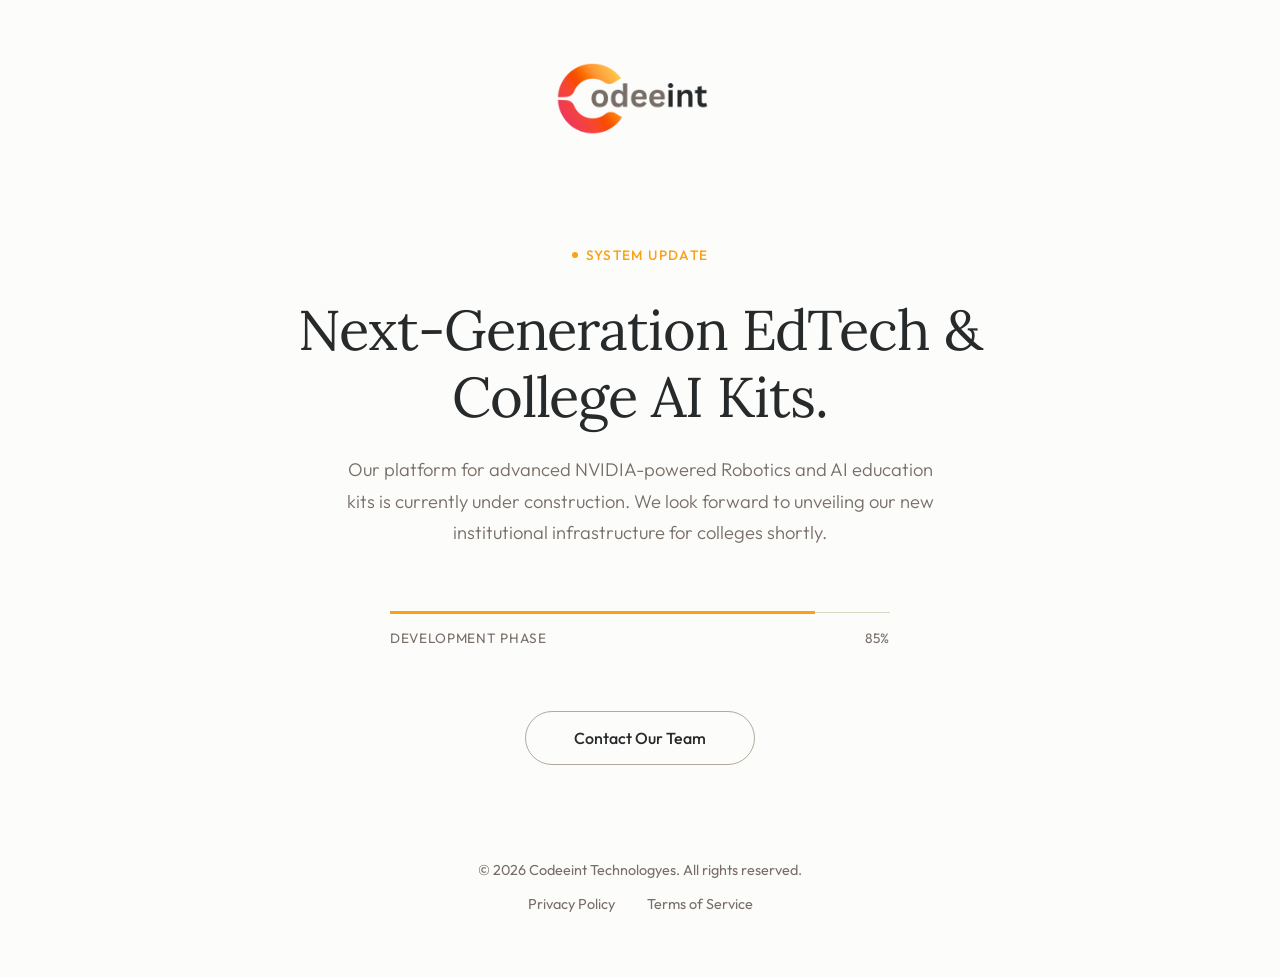
<file: index.html>
<!DOCTYPE html>
<html lang="en">
<head>
    <meta charset="UTF-8">
    <meta name="viewport" content="width=device-width, initial-scale=1.0">
    
    <!-- Primary Meta Tags (SEO & GEO) -->
    <title>Codeeint Technologyes | College AI Kits & NVIDIA Robotics EdTech</title>
    <meta name="title" content="Codeeint Technologyes | College AI Kits & NVIDIA Robotics EdTech">
    <meta name="description" content="Leading EdTech provider of advanced College AI Kits, NVIDIA-powered Robotics, and enterprise-grade Artificial Intelligence curriculums for engineering colleges and schools.">
    <meta name="keywords" content="College AI Kits, NVIDIA AI Kits for Colleges, EdTech Robotics, NVIDIA Jetson Robotics, AI Curriculum for Engineering Colleges, Codeeint Technologyes, STEM AI Kits">
    <meta name="author" content="Codeeint Technologyes Pvt Ltd">
    <meta name="robots" content="index, follow">
    <meta name="language" content="English">
    <link rel="canonical" href="https://www.codeeint.com/">
    <link rel="icon" type="image/png" href="favicon.png">

    <!-- Open Graph / Facebook (Social SEO) -->
    <meta property="og:type" content="website">
    <meta property="og:url" content="https://www.codeeint.com/">
    <meta property="og:title" content="Codeeint Technologyes | Robotics & AI Education">
    <meta property="og:description" content="We are architecting a comprehensive, enterprise-level platform for Robotics & AI education. Discover how Codeeint empowers global institutions.">
    <meta property="og:image" content="https://www.codeeint.com/logo.png">

    <!-- Twitter (Social SEO) -->
    <meta property="twitter:card" content="summary_large_image">
    <meta property="twitter:url" content="https://www.codeeint.com/">
    <meta property="twitter:title" content="Codeeint Technologyes | Robotics & AI Education">
    <meta property="twitter:description" content="We are architecting a comprehensive, enterprise-level platform for Robotics & AI education. Discover how Codeeint empowers global institutions.">
    <meta property="twitter:image" content="https://www.codeeint.com/logo.png">

    <!-- AEO / GEO Markup (JSON-LD Structured Data for AI & Search Engines) -->
    <script type="application/ld+json">
    {
      "@context": "https://schema.org",
      "@type": "EducationalOrganization",
      "name": "Codeeint Technologyes Pvt Ltd",
      "url": "https://www.codeeint.com",
      "logo": "https://www.codeeint.com/logo.png",
      "contactPoint": {
        "@type": "ContactPoint",
        "email": "team@codeeint.com",
        "contactType": "customer support",
        "availableLanguage": "English"
      },
      "description": "An enterprise-grade EdTech company specializing in NVIDIA-powered College AI Kits, advanced Robotics, and Artificial Intelligence curriculum for engineering colleges and institutions.",
      "sameAs": [
        "https://www.linkedin.com/company/codeeint"
      ]
    }
    </script>

    <!-- Fonts & Styles -->
    <link rel="preconnect" href="https://fonts.googleapis.com">
    <link rel="preconnect" href="https://fonts.gstatic.com" crossorigin>
    <link href="https://fonts.googleapis.com/css2?family=Outfit:wght@300;400;500;600;700&family=Lora:ital,wght@0,400;0,500;1,400&display=swap" rel="stylesheet">
    <link rel="stylesheet" href="index.css">
</head>
<body>
    <div class="wrapper">
        <header class="header">
            <img src="logo.png" alt="Codeeint Technologyes" class="logo">
        </header>

        <main class="main-content">
            <div class="badge">
                <span class="pulse-dot"></span> System Update
            </div>
            
            <h1 class="title">Next-Generation EdTech & College AI Kits.</h1>
            <p class="subtitle">Our platform for advanced NVIDIA-powered Robotics and AI education kits is currently under construction. We look forward to unveiling our new institutional infrastructure for colleges shortly.</p>
            
            <div class="progress-wrapper">
                <div class="progress-line">
                    <div class="progress-active"></div>
                </div>
                <div class="progress-text">
                    <span>Development Phase</span>
                    <span>85%</span>
                </div>
            </div>

            <a href="mailto:team@codeeint.com" class="contact-btn">Contact Our Team</a>
        </main>

        <footer class="footer">
            <p>&copy; 2026 Codeeint Technologyes. All rights reserved.</p>
            <div class="footer-links">
                <a href="privacy-policy.html">Privacy Policy</a>
                <a href="terms-of-service.html">Terms of Service</a>
            </div>
        </footer>
    </div>
</body>
</html>
</file>
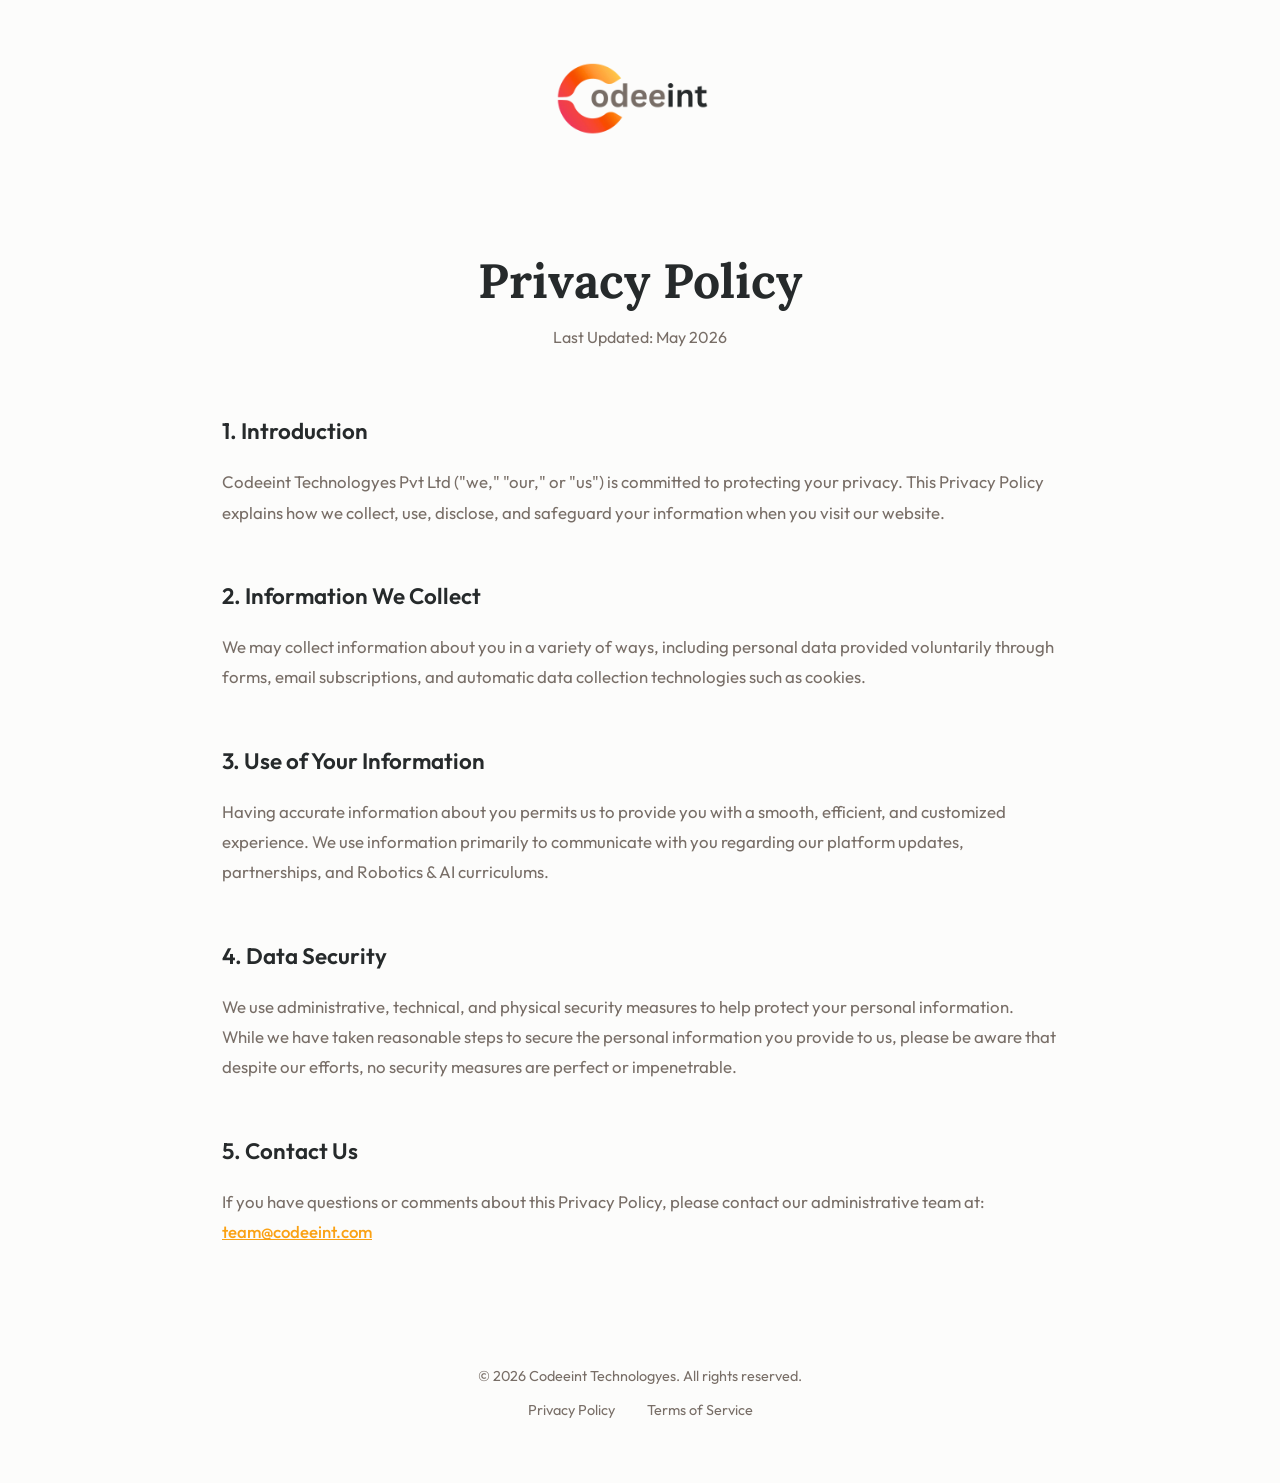
<file: privacy-policy.html>
<!DOCTYPE html>
<html lang="en">
<head>
    <meta charset="UTF-8">
    <meta name="viewport" content="width=device-width, initial-scale=1.0">
    <title>Privacy Policy | Codeeint Technologyes</title>
    <link rel="icon" type="image/png" href="favicon.png">
    <link rel="preconnect" href="https://fonts.googleapis.com">
    <link rel="preconnect" href="https://fonts.gstatic.com" crossorigin>
    <link href="https://fonts.googleapis.com/css2?family=Outfit:wght@300;400;500;600;700&family=Lora:ital,wght@0,400;0,500;1,400&display=swap" rel="stylesheet">
    <link rel="stylesheet" href="index.css">
</head>
<body>
    <div class="legal-wrapper">
        <header class="legal-header">
            <a href="index.html">
                <img src="logo.png" alt="Codeeint Technologyes" class="logo" style="margin-bottom: 2rem;">
            </a>
            <h1 class="legal-title">Privacy Policy</h1>
            <p style="color: var(--text-muted);">Last Updated: May 2026</p>
        </header>

        <main class="prose">
            <h3>1. Introduction</h3>
            <p>Codeeint Technologyes Pvt Ltd ("we," "our," or "us") is committed to protecting your privacy. This Privacy Policy explains how we collect, use, disclose, and safeguard your information when you visit our website.</p>
            
            <h3>2. Information We Collect</h3>
            <p>We may collect information about you in a variety of ways, including personal data provided voluntarily through forms, email subscriptions, and automatic data collection technologies such as cookies.</p>
            
            <h3>3. Use of Your Information</h3>
            <p>Having accurate information about you permits us to provide you with a smooth, efficient, and customized experience. We use information primarily to communicate with you regarding our platform updates, partnerships, and Robotics & AI curriculums.</p>
            
            <h3>4. Data Security</h3>
            <p>We use administrative, technical, and physical security measures to help protect your personal information. While we have taken reasonable steps to secure the personal information you provide to us, please be aware that despite our efforts, no security measures are perfect or impenetrable.</p>

            <h3>5. Contact Us</h3>
            <p>If you have questions or comments about this Privacy Policy, please contact our administrative team at: <a href="mailto:team@codeeint.com" style="color: var(--orange); font-weight: 500;">team@codeeint.com</a></p>
        </main>

        <footer class="footer">
            <p>&copy; 2026 Codeeint Technologyes. All rights reserved.</p>
            <div class="footer-links">
                <a href="privacy-policy.html">Privacy Policy</a>
                <a href="terms-of-service.html">Terms of Service</a>
            </div>
        </footer>
    </div>
</body>
</html>
</file>
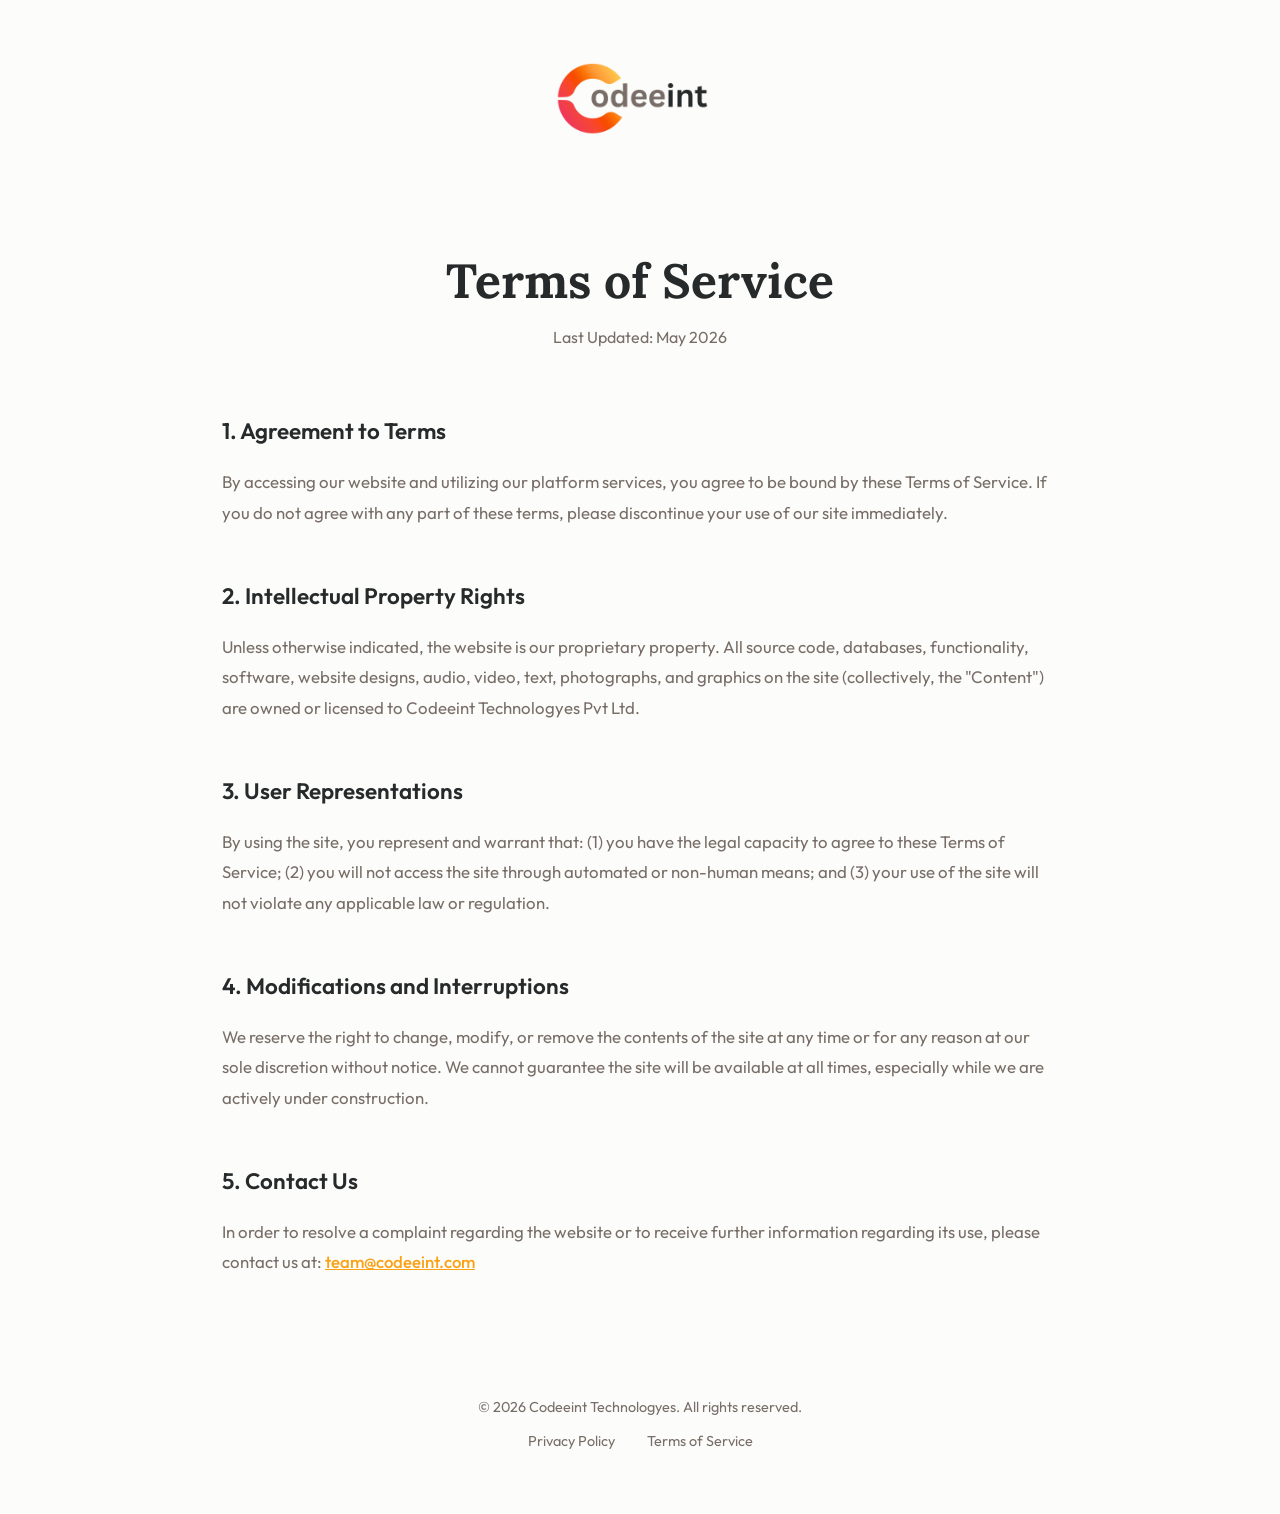
<file: terms-of-service.html>
<!DOCTYPE html>
<html lang="en">
<head>
    <meta charset="UTF-8">
    <meta name="viewport" content="width=device-width, initial-scale=1.0">
    <title>Terms of Service | Codeeint Technologyes</title>
    <link rel="icon" type="image/png" href="favicon.png">
    <link rel="preconnect" href="https://fonts.googleapis.com">
    <link rel="preconnect" href="https://fonts.gstatic.com" crossorigin>
    <link href="https://fonts.googleapis.com/css2?family=Outfit:wght@300;400;500;600;700&family=Lora:ital,wght@0,400;0,500;1,400&display=swap" rel="stylesheet">
    <link rel="stylesheet" href="index.css">
</head>
<body>
    <div class="legal-wrapper">
        <header class="legal-header">
            <a href="index.html">
                <img src="logo.png" alt="Codeeint Technologyes" class="logo" style="margin-bottom: 2rem;">
            </a>
            <h1 class="legal-title">Terms of Service</h1>
            <p style="color: var(--text-muted);">Last Updated: May 2026</p>
        </header>

        <main class="prose">
            <h3>1. Agreement to Terms</h3>
            <p>By accessing our website and utilizing our platform services, you agree to be bound by these Terms of Service. If you do not agree with any part of these terms, please discontinue your use of our site immediately.</p>
            
            <h3>2. Intellectual Property Rights</h3>
            <p>Unless otherwise indicated, the website is our proprietary property. All source code, databases, functionality, software, website designs, audio, video, text, photographs, and graphics on the site (collectively, the "Content") are owned or licensed to Codeeint Technologyes Pvt Ltd.</p>
            
            <h3>3. User Representations</h3>
            <p>By using the site, you represent and warrant that: (1) you have the legal capacity to agree to these Terms of Service; (2) you will not access the site through automated or non-human means; and (3) your use of the site will not violate any applicable law or regulation.</p>

            <h3>4. Modifications and Interruptions</h3>
            <p>We reserve the right to change, modify, or remove the contents of the site at any time or for any reason at our sole discretion without notice. We cannot guarantee the site will be available at all times, especially while we are actively under construction.</p>
            
            <h3>5. Contact Us</h3>
            <p>In order to resolve a complaint regarding the website or to receive further information regarding its use, please contact us at: <a href="mailto:team@codeeint.com" style="color: var(--orange); font-weight: 500;">team@codeeint.com</a></p>
        </main>

        <footer class="footer">
            <p>&copy; 2026 Codeeint Technologyes. All rights reserved.</p>
            <div class="footer-links">
                <a href="privacy-policy.html">Privacy Policy</a>
                <a href="terms-of-service.html">Terms of Service</a>
            </div>
        </footer>
    </div>
</body>
</html>
</file>
<file: index.css>
:root {
    --bg-light: #fcfcfb;
    --beige-light: #dbd7c7;
    --beige-dark: #b3aa9e;
    --orange: #faa114;
    --text-muted: #786e67;
    --text-dark: #262a2b;
}

* {
    margin: 0;
    padding: 0;
    box-sizing: border-box;
}

body {
    font-family: 'Outfit', sans-serif;
    background-color: var(--bg-light);
    color: var(--text-dark);
    min-height: 100vh;
    display: flex;
    justify-content: center;
    align-items: center;
    -webkit-font-smoothing: antialiased;
    overflow-x: hidden; /* Prevent horizontal scroll on mobile */
}

.wrapper {
    width: 100%;
    max-width: 800px;
    padding: 4rem 2rem;
    display: flex;
    flex-direction: column;
    align-items: center;
    text-align: center;
    min-height: 100vh;
}

/* Header & Logo */
.header {
    margin-bottom: 7rem; /* Increased to account for logo scale */
    margin-top: auto;
    display: flex;
    justify-content: center;
    width: 100%;
}

.logo {
    height: 70px; /* Base height */
    width: auto;
    transform: scale(3); /* Bypasses whitespace in image */
    transform-origin: center;
    max-width: 100%;
}

/* Main Content */
.main-content {
    display: flex;
    flex-direction: column;
    align-items: center;
    width: 100%;
    animation: fadeIn 1s ease-out;
}

.badge {
    display: inline-flex;
    align-items: center;
    gap: 8px;
    font-size: 0.85rem;
    font-weight: 500;
    letter-spacing: 0.1em;
    text-transform: uppercase;
    color: var(--orange);
    margin-bottom: 2rem;
}

.pulse-dot {
    width: 6px;
    height: 6px;
    background-color: var(--orange);
    border-radius: 50%;
    box-shadow: 0 0 0 0 rgba(250, 161, 20, 0.4);
    animation: pulse 2s infinite;
}

@keyframes pulse {
    0% { box-shadow: 0 0 0 0 rgba(250, 161, 20, 0.4); }
    70% { box-shadow: 0 0 0 10px rgba(250, 161, 20, 0); }
    100% { box-shadow: 0 0 0 0 rgba(250, 161, 20, 0); }
}

.title {
    font-family: 'Lora', serif;
    font-size: 3.5rem;
    font-weight: 400;
    line-height: 1.2;
    color: var(--text-dark);
    margin-bottom: 1.5rem;
    letter-spacing: -0.02em;
}

.subtitle {
    font-size: 1.15rem;
    line-height: 1.7;
    color: var(--text-muted);
    max-width: 600px;
    margin-bottom: 4rem;
    font-weight: 300;
}

/* Progress */
.progress-wrapper {
    width: 100%;
    max-width: 500px;
    margin-bottom: 4rem;
}

.progress-line {
    height: 1px;
    background-color: var(--beige-light);
    width: 100%;
    position: relative;
    margin-bottom: 1rem;
}

.progress-active {
    position: absolute;
    top: -1px;
    left: 0;
    height: 3px;
    width: 85%;
    background-color: var(--orange);
}

.progress-text {
    display: flex;
    justify-content: space-between;
    font-size: 0.85rem;
    color: var(--text-muted);
    text-transform: uppercase;
    letter-spacing: 0.05em;
}

/* Button */
.contact-btn {
    display: inline-block;
    padding: 1rem 3rem;
    background-color: transparent;
    color: var(--text-dark);
    border: 1px solid var(--beige-dark);
    border-radius: 100px;
    text-decoration: none;
    font-size: 1rem;
    font-weight: 500;
    transition: all 0.3s ease;
}

.contact-btn:hover {
    background-color: var(--text-dark);
    color: var(--bg-light);
    border-color: var(--text-dark);
}

/* Footer */
.footer {
    margin-top: auto;
    padding-top: 6rem;
    display: flex;
    flex-direction: column;
    align-items: center;
    gap: 1rem;
    font-size: 0.9rem;
    color: var(--text-muted);
    width: 100%;
}

.footer-links {
    display: flex;
    gap: 2rem;
}

.footer-links a {
    color: var(--text-muted);
    text-decoration: none;
    transition: color 0.3s;
}

.footer-links a:hover {
    color: var(--orange);
}

@keyframes fadeIn {
    from { opacity: 0; transform: translateY(20px); }
    to { opacity: 1; transform: translateY(0); }
}

/* Legal Pages Overrides */
.legal-wrapper {
    max-width: 900px;
    margin: 0 auto;
    padding: 4rem 2rem;
    text-align: left;
    width: 100%;
}

.legal-header {
    text-align: center;
    margin-bottom: 4rem;
}

.legal-header a {
    display: inline-block;
    margin-bottom: 5rem;
}

.legal-title {
    font-family: 'Lora', serif;
    font-size: 3rem;
    color: var(--text-dark);
    margin-bottom: 1rem;
}

.prose {
    color: var(--text-muted);
    line-height: 1.8;
    font-size: 1.05rem;
}

.prose h3 {
    color: var(--text-dark);
    font-family: 'Outfit', sans-serif;
    font-size: 1.4rem;
    margin-top: 3rem;
    margin-bottom: 1rem;
    font-weight: 600;
}

.prose p {
    margin-bottom: 1.5rem;
}

/* =========================================
   RESPONSIVE DESIGN SYSTEM
   ========================================= */

/* Tablets (max-width: 1024px) */
@media (max-width: 1024px) {
    .title { font-size: 3rem; }
    .wrapper, .legal-wrapper { padding: 3rem 2rem; }
}

/* Mobile Devices (max-width: 768px) */
@media (max-width: 768px) {
    .header { 
        margin-bottom: 4.5rem; 
    }
    
    .logo { 
        transform: scale(2.2); /* Prevent overflow on small screens */
    }
    
    .legal-header a {
        margin-bottom: 3.5rem;
    }

    .title { 
        font-size: 2.25rem; 
        margin-bottom: 1rem;
    }
    
    .subtitle { 
        font-size: 1.05rem; 
        margin-bottom: 3rem;
        padding: 0 1rem;
    }
    
    .progress-wrapper {
        margin-bottom: 3rem;
    }
    
    .contact-btn {
        width: 100%; /* Easier touch targets on mobile */
        max-width: 300px;
        text-align: center;
        padding: 1rem 2rem;
    }
    
    .footer {
        padding-top: 4rem;
        gap: 1.5rem;
        text-align: center;
    }
    
    .footer-links {
        flex-direction: column; /* Stack footer links vertically */
        gap: 1rem;
    }

    /* Legal Pages Mobile Tweak */
    .legal-title { font-size: 2.25rem; }
    .legal-header { margin-bottom: 2.5rem; }
    .prose h3 { font-size: 1.25rem; margin-top: 2rem; }
    .prose p { font-size: 1rem; }
}

/* Small Mobile / Narrow Screens (max-width: 480px) */
@media (max-width: 480px) {
    .wrapper, .legal-wrapper { 
        padding: 2rem 1.5rem; 
    }
    
    .header {
        margin-bottom: 3.5rem;
    }

    .logo { 
        transform: scale(1.8); 
    }

    .title { 
        font-size: 1.8rem; 
    }

    .subtitle {
        font-size: 0.95rem;
        padding: 0;
    }

    .badge { 
        font-size: 0.75rem; 
        margin-bottom: 1.5rem;
    }
    
    .progress-text {
        font-size: 0.75rem;
    }
}
</file>
